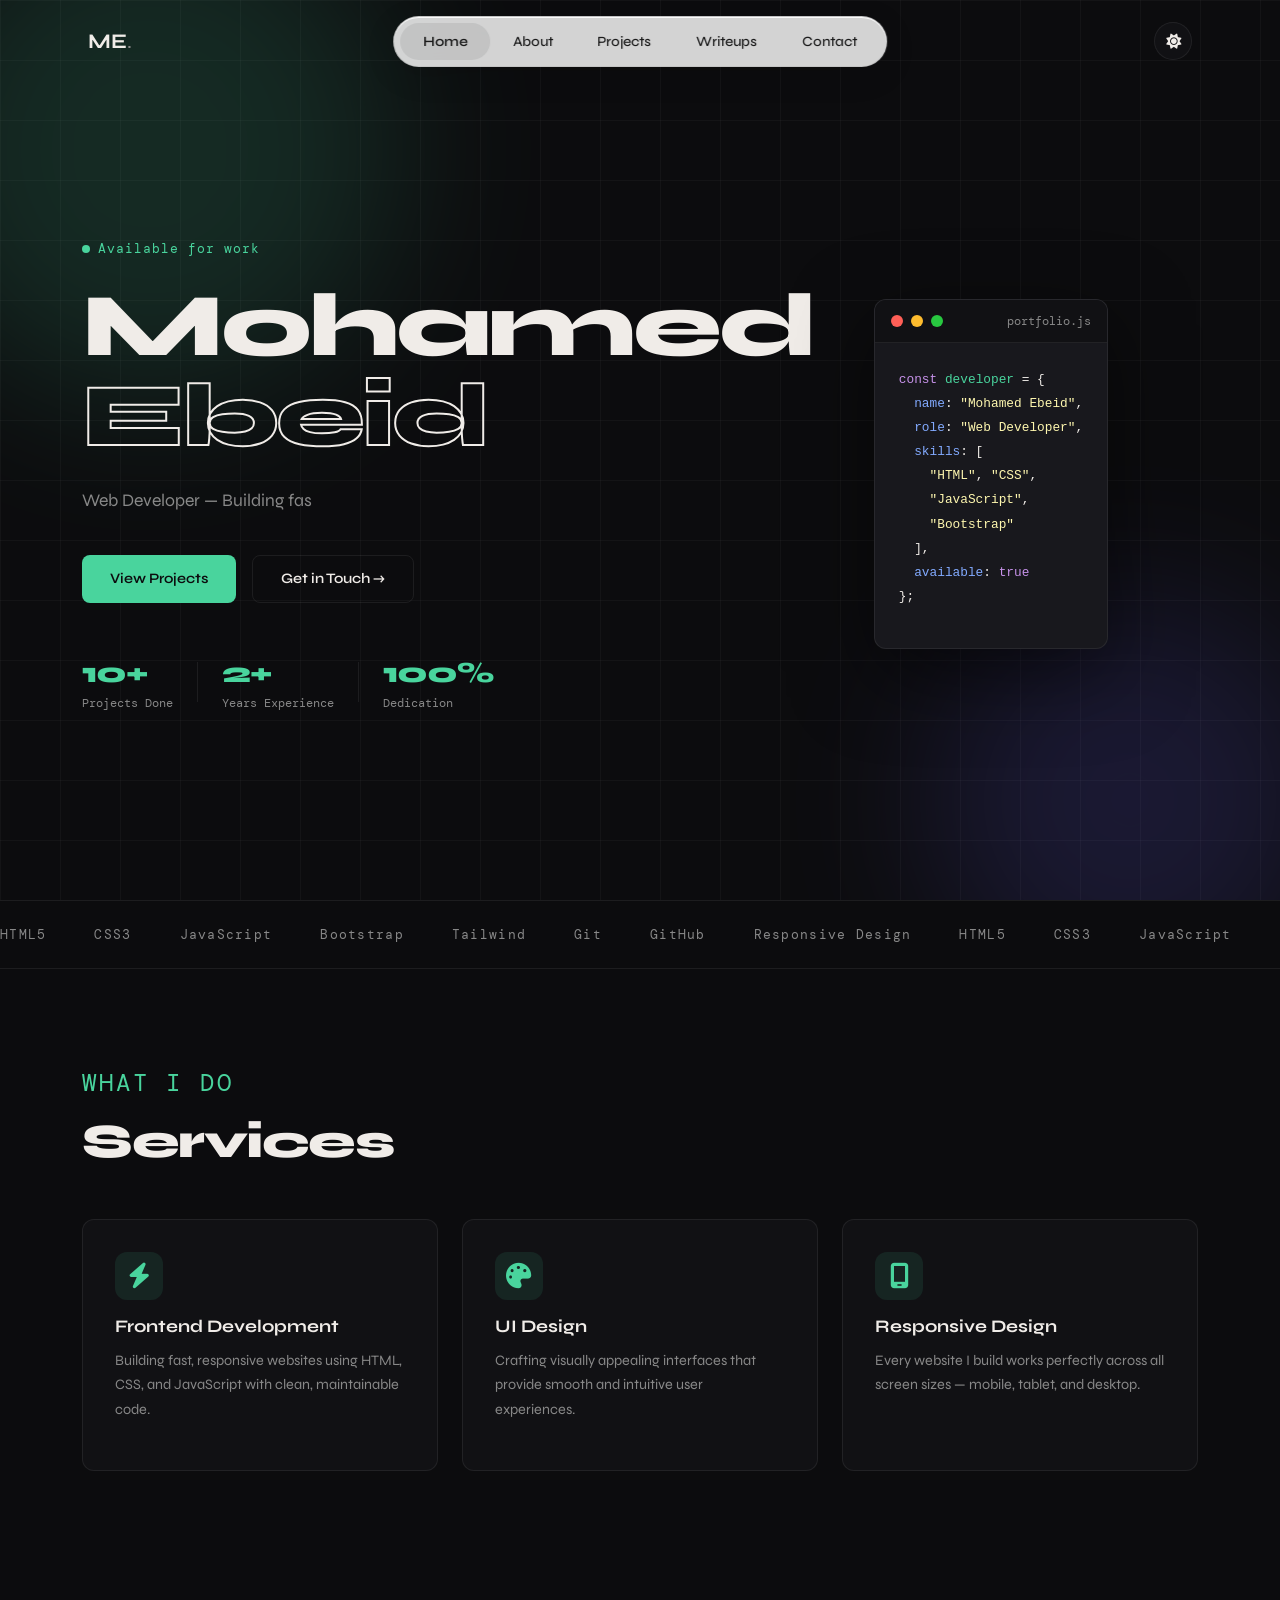
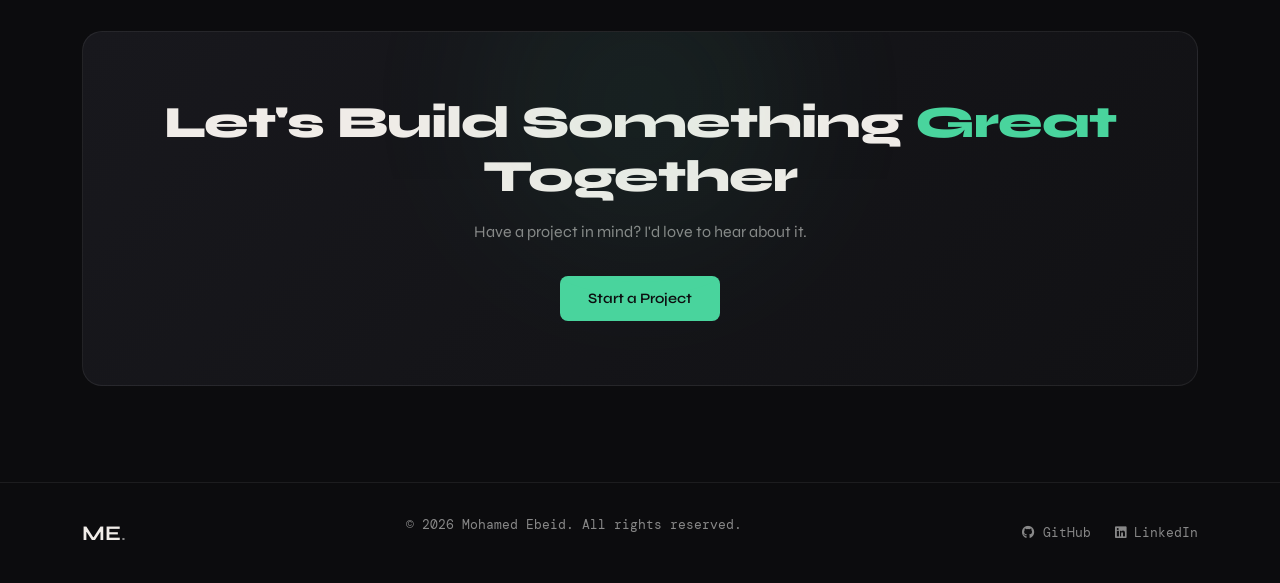
<file: index.html>
<!DOCTYPE html>
<html lang="en">
<head>
  <meta charset="UTF-8" />
  <meta name="viewport" content="width=device-width, initial-scale=1.0"/>
  <title>Mohamed Ebeid — Web Developer</title>
  <link rel="stylesheet" href="https://cdn.jsdelivr.net/npm/bootstrap@5.3.3/dist/css/bootstrap.min.css"/>
  <link rel="stylesheet" href="https://cdnjs.cloudflare.com/ajax/libs/font-awesome/6.5.0/css/all.min.css"/>
  <link href="https://fonts.googleapis.com/css2?family=Syne:wght@400;600;700;800&family=DM+Mono:wght@300;400;500&display=swap" rel="stylesheet"/>
  <link rel="stylesheet" href="style.css"/>
</head>
<body>

<nav id="navbar">
  <div class="nav-inner">
    <a href="index.html" class="logo">ME<span class="dot">.</span></a>
    <ul class="nav-links" id="navLinks">
      <li><a href="index.html" class="active">Home</a></li>
      <li><a href="about.html">About</a></li>
      <li><a href="projects.html">Projects</a></li>
      <li><a href="writeups.html">Writeups</a></li>
      <li><a href="contact.html">Contact</a></li>
    </ul>
    <button id="themeToggle" aria-label="Toggle theme"><i class="fa-solid fa-sun"></i></button>
    <button class="menu-toggle" id="menuToggle" aria-label="Toggle menu">
      <span></span><span></span><span></span>
    </button>
  </div>
</nav>

<section class="hero">
  <div class="hero-bg">
    <div class="grid-lines"></div>
    <div class="glow glow-1"></div>
    <div class="glow glow-2"></div>
  </div>
  <div class="container">
    <div class="row align-items-center g-5">
      <div class="col-lg-6 hero-content">
        <p class="hero-tag"><span class="tag-dot"></span> Available for work</p>
        <h1 class="hero-title">
          Mohamed<br/>
          <span class="outline-text">Ebeid</span>
        </h1>
        <p class="hero-sub">Web Developer — Building fast, clean & modern digital experiences.</p>
        <div class="hero-btns d-flex flex-wrap gap-3 mb-5">
          <a href="projects.html" class="btn btn-primary">View Projects</a>
          <a href="contact.html" class="btn btn-ghost">Get in Touch →</a>
        </div>
        <div class="hero-stats d-flex align-items-center gap-4">
          <div class="stat">
            <span class="stat-num">10+</span>
            <span class="stat-label">Projects Done</span>
          </div>
          <div class="stat-divider"></div>
          <div class="stat">
            <span class="stat-num">2+</span>
            <span class="stat-label">Years Experience</span>
          </div>
          <div class="stat-divider"></div>
          <div class="stat">
            <span class="stat-num">100%</span>
            <span class="stat-label">Dedication</span>
          </div>
        </div>
      </div>
      <div class="col-lg-6 hero-visual d-none d-lg-flex justify-content-center">
        <div class="code-card">
          <div class="card-top">
            <span class="dot red"></span><span class="dot yellow"></span><span class="dot green"></span>
            <span class="card-title">portfolio.js</span>
          </div>
          <pre class="card-code"><code><span class="c-purple">const</span> <span class="c-green">developer</span> = {
  <span class="c-blue">name</span>: <span class="c-yellow">"Mohamed Ebeid"</span>,
  <span class="c-blue">role</span>: <span class="c-yellow">"Web Developer"</span>,
  <span class="c-blue">skills</span>: [
    <span class="c-yellow">"HTML"</span>, <span class="c-yellow">"CSS"</span>,
    <span class="c-yellow">"JavaScript"</span>,
    <span class="c-yellow">"Bootstrap"</span>
  ],
  <span class="c-blue">available</span>: <span class="c-purple">true</span>
};</code></pre>
        </div>
      </div>
    </div>
  </div>
</section>

<section class="skills-strip">
  <div class="strip-inner">
    <div class="strip-track">
      <span>HTML5</span><span>CSS3</span><span>JavaScript</span><span>Bootstrap</span><span>Tailwind</span><span>Git</span><span>GitHub</span><span>Responsive Design</span><span>HTML5</span><span>CSS3</span><span>JavaScript</span><span>Bootstrap</span><span>Tailwind</span><span>Git</span><span>GitHub</span><span>Responsive Design</span>
    </div>
  </div>
</section>

<section class="services section-pad">
  <div class="container">
    <p class="section-tag">What I Do</p>
    <h2 class="section-title">Services</h2>
    <div class="row g-4">
      <div class="col-md-4">
        <div class="service-card h-100">
          <div class="service-icon"><i class="fa-solid fa-bolt"></i></div>
          <h3>Frontend Development</h3>
          <p>Building fast, responsive websites using HTML, CSS, and JavaScript with clean, maintainable code.</p>
        </div>
      </div>
      <div class="col-md-4">
        <div class="service-card h-100">
          <div class="service-icon"><i class="fa-solid fa-palette"></i></div>
          <h3>UI Design</h3>
          <p>Crafting visually appealing interfaces that provide smooth and intuitive user experiences.</p>
        </div>
      </div>
      <div class="col-md-4">
        <div class="service-card h-100">
          <div class="service-icon"><i class="fa-solid fa-mobile-screen"></i></div>
          <h3>Responsive Design</h3>
          <p>Every website I build works perfectly across all screen sizes — mobile, tablet, and desktop.</p>
        </div>
      </div>
    </div>
  </div>
</section>

<section class="cta-section">
  <div class="container">
    <div class="cta-box text-center">
      <h2>Let's Build Something <span class="accent">Great</span> Together</h2>
      <p>Have a project in mind? I'd love to hear about it.</p>
      <a href="contact.html" class="btn btn-primary">Start a Project</a>
    </div>
  </div>
</section>

<footer>
  <div class="container footer-inner">
    <span class="logo">ME<span class="dot">.</span></span>
    <p>© 2026 Mohamed Ebeid. All rights reserved.</p>
    <div class="social-links">
      <a href="https://github.com/mohamedebeid77" target="_blank"><i class="fa-brands fa-github"></i> GitHub</a>
      <a href="https://www.linkedin.com/in/mohamed-ebeid-307400301/" target="_blank"><i class="fa-brands fa-linkedin"></i> LinkedIn</a>
    </div>
  </div>
</footer>

<button class="back-top" id="backTop" aria-label="Back to top">↑</button>

<script src="https://cdn.jsdelivr.net/npm/bootstrap@5.3.3/dist/js/bootstrap.bundle.min.js"></script>
<script src="main.js"></script>
</body>
</html>
</file>
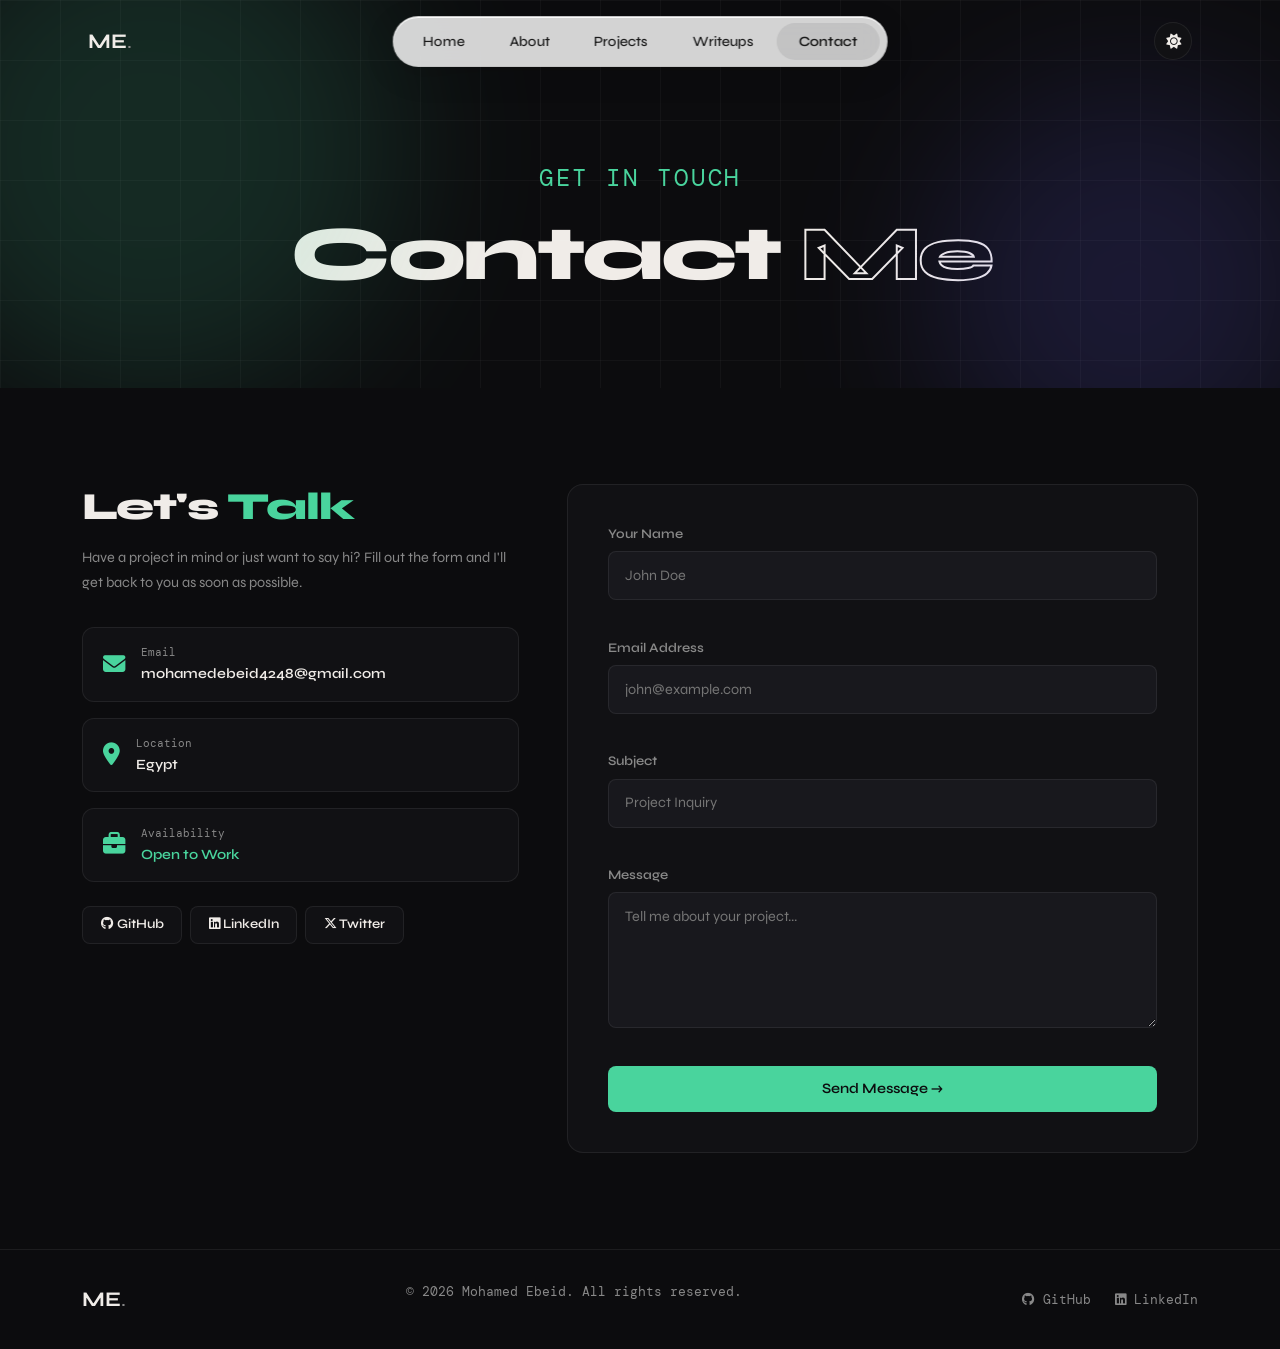
<file: contact.html>
<!DOCTYPE html>
<html lang="en">
<head>
  <meta charset="UTF-8"/>
  <meta name="viewport" content="width=device-width, initial-scale=1.0"/>
  <title>Contact — Mohamed Ebeid</title>
  <link rel="stylesheet" href="https://cdn.jsdelivr.net/npm/bootstrap@5.3.3/dist/css/bootstrap.min.css"/>
  <link rel="stylesheet" href="https://cdnjs.cloudflare.com/ajax/libs/font-awesome/6.5.0/css/all.min.css"/>
  <link href="https://fonts.googleapis.com/css2?family=Syne:wght@400;600;700;800&family=DM+Mono:wght@300;400;500&display=swap" rel="stylesheet"/>
  <link rel="stylesheet" href="style.css"/>
</head>
<body>

<nav id="navbar">
  <div class="nav-inner">
    <a href="index.html" class="logo">ME<span class="dot">.</span></a>
    <ul class="nav-links" id="navLinks">
      <li><a href="index.html">Home</a></li>
      <li><a href="about.html">About</a></li>
      <li><a href="projects.html">Projects</a></li>
      <li><a href="writeups.html">Writeups</a></li>
      <li><a href="contact.html" class="active">Contact</a></li>
    </ul>
    <button id="themeToggle" aria-label="Toggle theme"><i class="fa-solid fa-sun"></i></button>
    <button class="menu-toggle" id="menuToggle" aria-label="Toggle menu">
      <span></span><span></span><span></span>
    </button>
  </div>
</nav>

<section class="page-header">
  <div class="hero-bg">
    <div class="grid-lines"></div>
    <div class="glow glow-1"></div>
    <div class="glow glow-2"></div>
  </div>
  <div class="container">
    <p class="section-tag">Get In Touch</p>
    <h1 class="page-title">Contact <span class="outline-text">Me</span></h1>
  </div>
</section>

<section class="contact-section section-pad">
  <div class="container">
    <div class="row g-5 align-items-start">

      <div class="col-lg-5 contact-info">
        <h2>Let's <span class="accent">Talk</span></h2>
        <p>Have a project in mind or just want to say hi? Fill out the form and I'll get back to you as soon as possible.</p>
        <div class="contact-cards d-flex flex-column gap-3 mb-4">
          <div class="contact-card">
            <div class="cc-icon"><i class="fa-solid fa-envelope"></i></div>
            <div>
              <span class="cc-label">Email</span>
              <span class="cc-val">mohamedebeid4248@gmail.com</span>
            </div>
          </div>
          <div class="contact-card">
            <div class="cc-icon"><i class="fa-solid fa-location-dot"></i></div>
            <div>
              <span class="cc-label">Location</span>
              <span class="cc-val">Egypt</span>
            </div>
          </div>
          <div class="contact-card">
            <div class="cc-icon"><i class="fa-solid fa-briefcase"></i></div>
            <div>
              <span class="cc-label">Availability</span>
              <span class="cc-val available">Open to Work</span>
            </div>
          </div>
        </div>
        <div class="social-row d-flex gap-2">
          <a href="https://github.com/mohamedebeid77" target="_blank"  class="social-btn" ><i class="fa-brands fa-github"></i> GitHub</a>
          <a href="https://www.linkedin.com/in/mohamed-ebeid-307400301/" target="_blank" class="social-btn"><i class="fa-brands fa-linkedin"></i> LinkedIn</a>
          <a href="#" class="social-btn"><i class="fa-brands fa-x-twitter"></i> Twitter</a>
        </div>
      </div>

      <div class="col-lg-7">
        <div class="contact-form-wrap">
          <form id="contactForm" novalidate>
            <div class="form-group">
              <label for="name">Your Name</label>
              <input type="text" id="name" name="name" placeholder="John Doe" autocomplete="off"/>
              <span class="field-err" id="nameErr"></span>
            </div>
            <div class="form-group">
              <label for="email">Email Address</label>
              <input type="email" id="email" name="email" placeholder="john@example.com" autocomplete="off"/>
              <span class="field-err" id="emailErr"></span>
            </div>
            <div class="form-group">
              <label for="subject">Subject</label>
              <input type="text" id="subject" name="subject" placeholder="Project Inquiry" autocomplete="off"/>
              <span class="field-err" id="subjectErr"></span>
            </div>
            <div class="form-group">
              <label for="message">Message</label>
              <textarea id="message" name="message" rows="5" placeholder="Tell me about your project..."></textarea>
              <span class="field-err" id="messageErr"></span>
            </div>
            <button type="submit" class="btn btn-primary btn-full">Send Message →</button>
            <div id="successMsg" class="success-msg hidden">✓ Message sent successfully! I'll get back to you soon.</div>
          </form>
        </div>
      </div>

    </div>
  </div>
</section>

<footer>
  <div class="container footer-inner">
    <span class="logo">ME<span class="dot">.</span></span>
    <p>© 2026 Mohamed Ebeid. All rights reserved.</p>
    <div class="social-links">
      <a href="https://github.com/mohamedebeid77" target="_blank"><i class="fa-brands fa-github"></i> GitHub</a>
      <a href="https://www.linkedin.com/in/mohamed-ebeid-307400301/" target="_blank"><i class="fa-brands fa-linkedin"></i> LinkedIn</a>
    </div>
  </div>
</footer>

<button class="back-top" id="backTop" aria-label="Back to top">↑</button>
<script src="https://cdn.jsdelivr.net/npm/bootstrap@5.3.3/dist/js/bootstrap.bundle.min.js"></script>
<script src="main.js"></script>
</body>
</html>
</file>
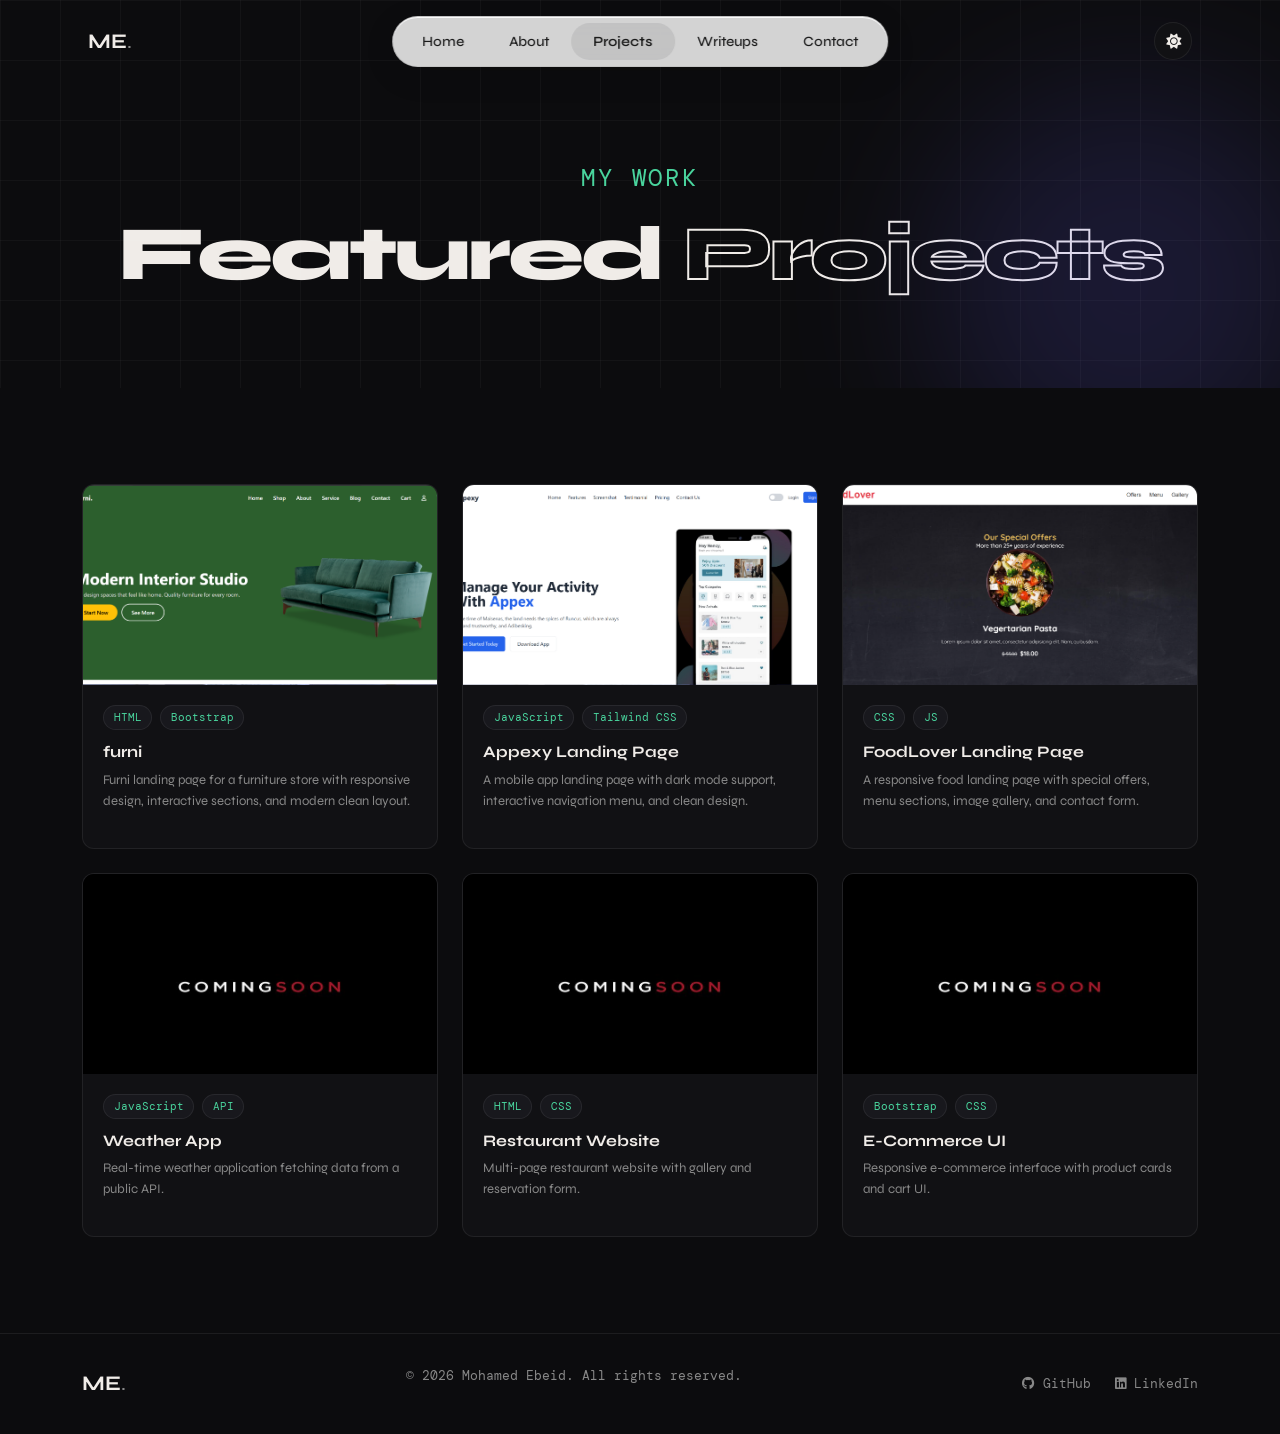
<file: projects.html>
<!DOCTYPE html>
<html lang="en">
<head>
  <meta charset="UTF-8"/>
  <meta name="viewport" content="width=device-width, initial-scale=1.0"/>
  <title>Projects — Mohamed Ebeid</title>
  <link rel="stylesheet" href="https://cdn.jsdelivr.net/npm/bootstrap@5.3.3/dist/css/bootstrap.min.css"/>
  <link rel="stylesheet" href="https://cdnjs.cloudflare.com/ajax/libs/font-awesome/6.5.0/css/all.min.css"/>
  <link href="https://fonts.googleapis.com/css2?family=Syne:wght@400;600;700;800&family=DM+Mono:wght@300;400;500&display=swap" rel="stylesheet"/>
  <link rel="stylesheet" href="style.css"/>
</head>
<body>

<nav id="navbar">
  <div class="nav-inner">
    <a href="index.html" class="logo">ME<span class="dot">.</span></a>
    <ul class="nav-links" id="navLinks">
      <li><a href="index.html">Home</a></li>
      <li><a href="about.html">About</a></li>
      <li><a href="projects.html" class="active">Projects</a></li>
      <li><a href="writeups.html">Writeups</a></li>
      <li><a href="contact.html">Contact</a></li>
    </ul>
    <button id="themeToggle" aria-label="Toggle theme"><i class="fa-solid fa-sun"></i></button>
    <button class="menu-toggle" id="menuToggle" aria-label="Toggle menu">
      <span></span><span></span><span></span>
    </button>
  </div>
</nav>

<section class="page-header">
  <div class="hero-bg">
    <div class="grid-lines"></div>
    <div class="glow glow-2"></div>
  </div>
  <div class="container">
    <p class="section-tag">My Work</p>
    <h1 class="page-title">Featured <span class="outline-text">Projects</span></h1>
  </div>
</section>

<section class="projects-section section-pad">
  <div class="container">
    <div class="row g-4" id="projectsGrid">

      <div class="col-md-6 col-lg-4" data-cat="html">
        <div class="project-card">
          <div class="project-img">
            <div class="img-placeholder p1"><img src="Capture.PNG" alt=""></div>
            <div class="project-overlay">
              <a href="https://mohamedebeid77.github.io/furni/" target="_blank" class="btn btn-sm">Live Demo</a>
              <a href="https://mohamedebeid77.github.io/furni/" target="_blank" class="btn btn-sm btn-ghost">GitHub</a>
            </div>
          </div>
          <div class="project-info">
            <div class="project-tags"><span>HTML</span><span>Bootstrap</span></div>
            <h3>furni</h3>
            <p>Furni landing page for a furniture store with responsive design, interactive sections, and modern clean layout.</p>
          </div>
        </div>
      </div>

      <div class="col-md-6 col-lg-4" data-cat="js">
        <div class="project-card">
          <div class="project-img">
            <div class="img-placeholder p2"><img src="Capture1.PNG" alt=""></div>
            <div class="project-overlay">
              <a href="https://mohamedebeid77.github.io/Appexy/" target="_blank" class="btn btn-sm">Live Demo</a>
              <a href="https://mohamedebeid77.github.io/Appexy/" target="_blank" class="btn btn-sm btn-ghost">GitHub</a>
            </div>
          </div>
          <div class="project-info">
            <div class="project-tags"><span>JavaScript</span><span>Tailwind CSS</span></div>
            <h3>Appexy Landing Page</h3>
            <p>A mobile app landing page with dark mode support, interactive navigation menu, and clean design.</p>
          </div>
        </div>
      </div>

      <div class="col-md-6 col-lg-4" data-cat="bootstrap">
        <div class="project-card">
          <div class="project-img">
            <div class="img-placeholder p3"><img src="Capture2.PNG" alt=""></div>
            <div class="project-overlay">
              <a href="https://mohamedebeid77.github.io/FoodLover/" target="_blank" class="btn btn-sm">Live Demo</a>
              <a href="https://mohamedebeid77.github.io/FoodLover/" target="_blank" class="btn btn-sm btn-ghost">GitHub</a>
            </div>
          </div>
          <div class="project-info">
            <div class="project-tags"><span>CSS</span><span>JS</span></div>
            <h3>FoodLover Landing Page</h3>
            <p>A responsive food landing page with special offers, menu sections, image gallery, and contact form.</p>
          </div>
        </div>
      </div>

      <div class="col-md-6 col-lg-4" data-cat="js">
        <div class="project-card">
          <div class="project-img">
            <div class="img-placeholder p4"><img src="download (14).jfif" alt=""></div>
            <div class="project-overlay">
              <a href="#" class="btn btn-sm">Live Demo</a>
              <a href="#" class="btn btn-sm btn-ghost">GitHub</a>
            </div>
          </div>
          <div class="project-info">
            <div class="project-tags"><span>JavaScript</span><span>API</span></div>
            <h3>Weather App</h3>
            <p>Real-time weather application fetching data from a public API.</p>
          </div>
        </div>
      </div>

      <div class="col-md-6 col-lg-4" data-cat="html">
        <div class="project-card">
          <div class="project-img">
            <div class="img-placeholder p5"><img src="download (14).jfif" alt=""></div>
            <div class="project-overlay">
              <a href="#" class="btn btn-sm">Live Demo</a>
              <a href="#" class="btn btn-sm btn-ghost">GitHub</a>
            </div>
          </div>
          <div class="project-info">
            <div class="project-tags"><span>HTML</span><span>CSS</span></div>
            <h3>Restaurant Website</h3>
            <p>Multi-page restaurant website with gallery and reservation form.</p>
          </div>
        </div>
      </div>

      <div class="col-md-6 col-lg-4" data-cat="bootstrap">
        <div class="project-card">
          <div class="project-img">
            <div class="img-placeholder p6"><img src="download (14).jfif" alt=""></div>
            <div class="project-overlay">
              <a href="#" class="btn btn-sm">Live Demo</a>
              <a href="#" class="btn btn-sm btn-ghost">GitHub</a>
            </div>
          </div>
          <div class="project-info">
            <div class="project-tags"><span>Bootstrap</span><span>CSS</span></div>
            <h3>E-Commerce UI</h3>
            <p>Responsive e-commerce interface with product cards and cart UI.</p>
          </div>
        </div>
      </div>

    </div>
  </div>
</section>

<footer>
  <div class="container footer-inner">
    <span class="logo">ME<span class="dot">.</span></span>
    <p>© 2026 Mohamed Ebeid. All rights reserved.</p>
    <div class="social-links">
      <a href="https://github.com/mohamedebeid77" target="_blank"><i class="fa-brands fa-github"></i> GitHub</a>
      <a href="https://www.linkedin.com/in/mohamed-ebeid-307400301/" target="_blank"><i class="fa-brands fa-linkedin"></i> LinkedIn</a>
    </div>
  </div>
</footer>

<button class="back-top" id="backTop" aria-label="Back to top">↑</button>
<script src="https://cdn.jsdelivr.net/npm/bootstrap@5.3.3/dist/js/bootstrap.bundle.min.js"></script>
<script src="main.js"></script>
</body>
</html>
</file>
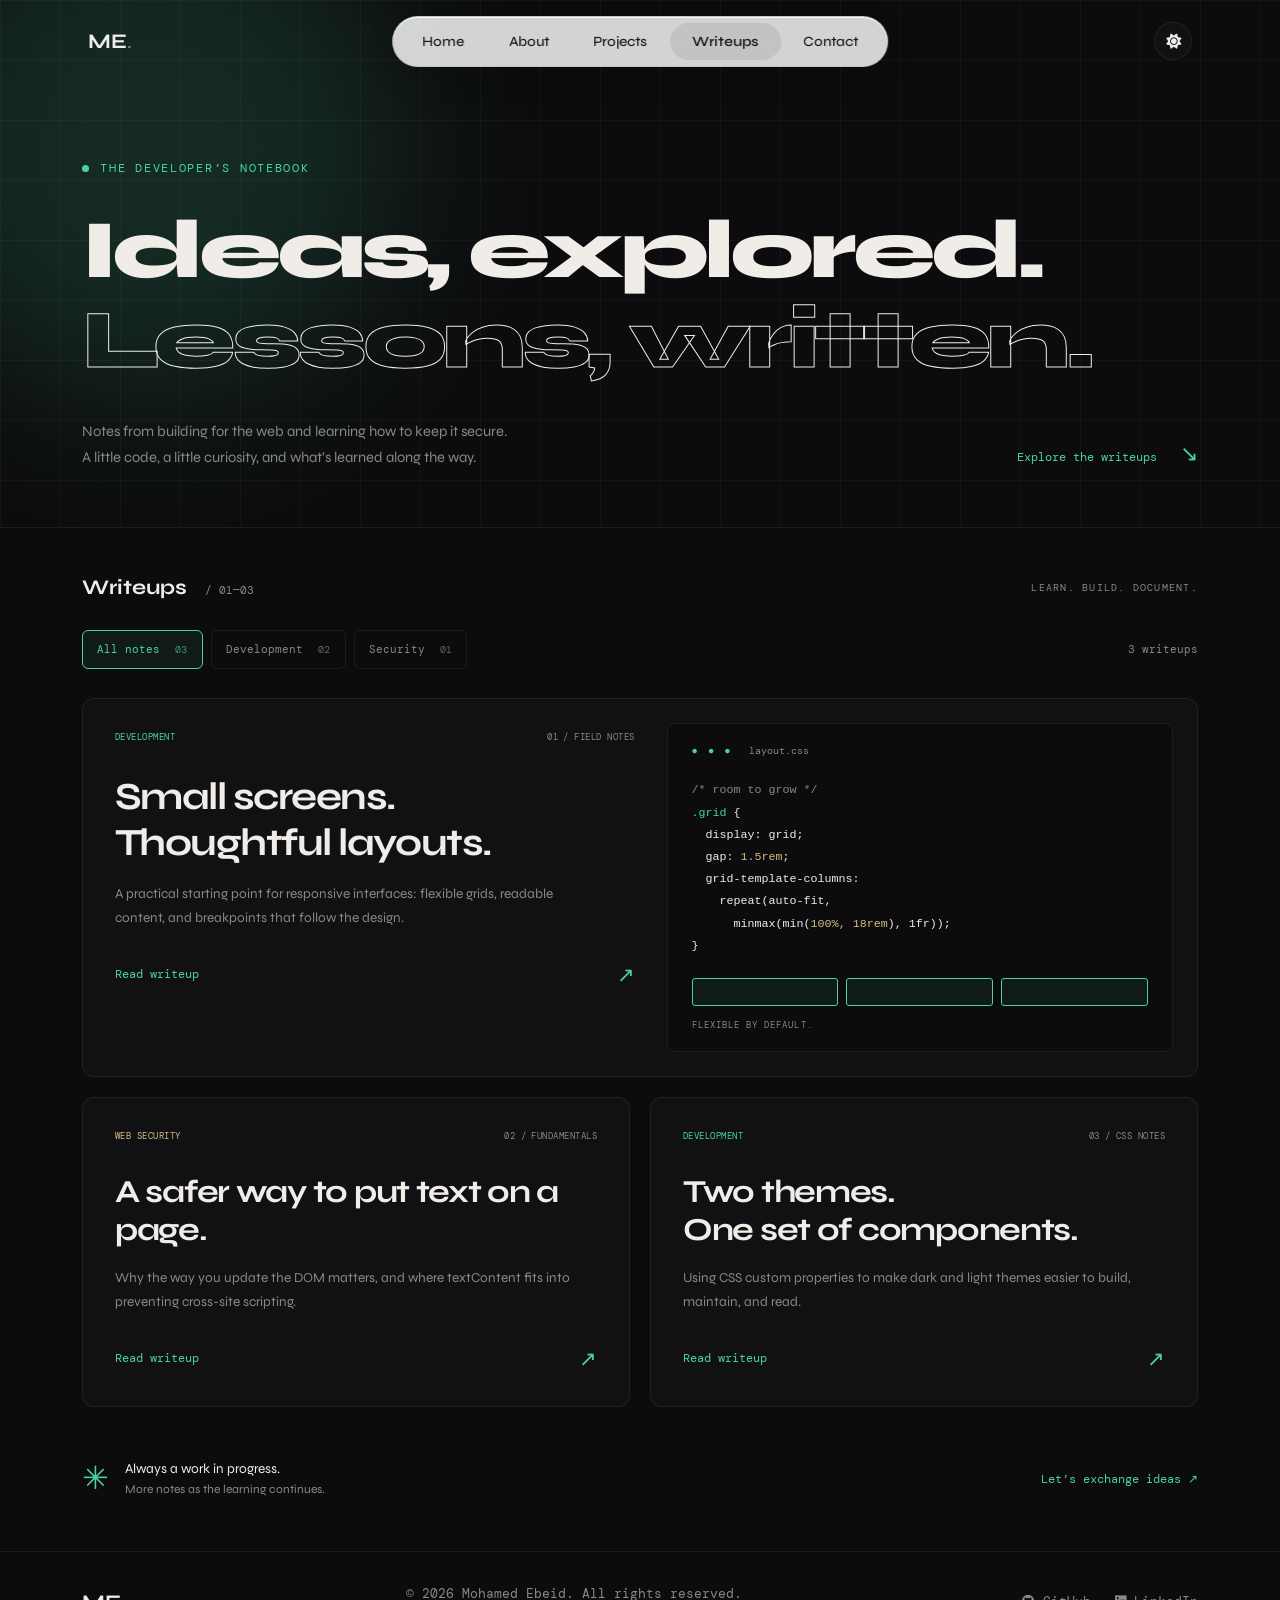
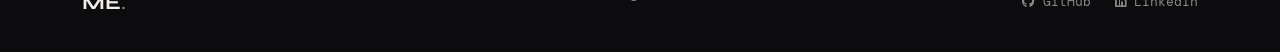
<file: writeups.html>
<!DOCTYPE html>
<html lang="en">
<head>
  <meta charset="UTF-8"/>
  <meta name="viewport" content="width=device-width, initial-scale=1.0"/>
  <title>Writeups — Mohamed Ebeid</title>
  <link rel="stylesheet" href="https://cdn.jsdelivr.net/npm/bootstrap@5.3.3/dist/css/bootstrap.min.css"/>
  <link rel="stylesheet" href="https://cdnjs.cloudflare.com/ajax/libs/font-awesome/6.5.0/css/all.min.css"/>
  <link href="https://fonts.googleapis.com/css2?family=Syne:wght@400;600;700;800&family=DM+Mono:wght@300;400;500&display=swap" rel="stylesheet"/>
  <meta name="description" content="Practical notes on frontend development, responsive design, and web security by Mohamed Ebeid."/>
  <link rel="stylesheet" href="style.css"/>
  <link rel="stylesheet" href="writeups.css"/>
</head>
<body class="writeups-page">

<nav id="navbar">
  <div class="nav-inner">
    <a href="index.html" class="logo">ME<span class="dot">.</span></a>
    <ul class="nav-links" id="navLinks">
      <li><a href="index.html">Home</a></li>
      <li><a href="about.html">About</a></li>
      <li><a href="projects.html">Projects</a></li>
      <li><a href="writeups.html" class="active" aria-current="page">Writeups</a></li>
      <li><a href="contact.html">Contact</a></li>
    </ul>
    <button id="themeToggle" aria-label="Toggle theme"><i class="fa-solid fa-sun"></i></button>
    <button class="menu-toggle" id="menuToggle" aria-label="Toggle menu" aria-controls="navLinks" aria-expanded="false">
      <span></span><span></span><span></span>
    </button>
  </div>
</nav>

<main id="main-content">
  <header class="notebook-header">
    <div class="hero-bg" aria-hidden="true"><div class="grid-lines"></div><div class="glow glow-1"></div></div>
    <div class="container notebook-intro">
      <p class="notebook-eyebrow"><span></span> THE DEVELOPER’S NOTEBOOK</p>
      <h1>Ideas, explored.<br/><span class="outline-text">Lessons, written.</span></h1>
      <div class="notebook-intro-bottom">
        <p>Notes from building for the web and learning how to keep it secure.<br class="d-none d-md-block"/> A little code, a little curiosity, and what’s learned along the way.</p>
        <a class="notebook-jump" href="#writeups">Explore the writeups <span aria-hidden="true">↘</span></a>
      </div>
    </div>
  </header>

  <section class="notebook-section container" id="writeups" aria-labelledby="writeups-heading">
    <div class="notebook-section-heading">
      <h2 id="writeups-heading">Writeups <span> / 01—03</span></h2>
      <span class="notebook-small">LEARN. BUILD. DOCUMENT.</span>
    </div>
    <div class="notebook-toolbar" hidden>
      <div class="notebook-filters" role="group" aria-label="Filter writeups by topic">
        <button type="button" class="selected" data-topic="all" aria-pressed="true">All notes <span>03</span></button>
        <button type="button" data-topic="development" aria-pressed="false">Development <span>02</span></button>
        <button type="button" data-topic="security" aria-pressed="false">Security <span>01</span></button>
      </div>
      <p id="writeup-count" role="status" aria-live="polite">3 writeups</p>
    </div>

    <div class="notebook-grid">
      <article class="note-card note-featured" data-topic="development">
        <details id="responsive-layouts">
          <summary>
            <div class="note-preview">
              <div class="note-meta"><span class="note-category">DEVELOPMENT</span><span>01 / FIELD NOTES</span></div>
              <h3>Small screens.<br/>Thoughtful layouts.</h3>
              <p>A practical starting point for responsive interfaces: flexible grids, readable content, and breakpoints that follow the design.</p>
              <span class="note-read">Read writeup <span aria-hidden="true">↗</span></span>
            </div>
            <div class="note-code-art" aria-hidden="true">
              <div class="note-code-bar"><span>● ● ●</span> layout.css</div>
              <pre><span class="code-comment">/* room to grow */</span>
<span class="code-green">.grid</span> {
  display: grid;
  gap: <span class="code-yellow">1.5rem</span>;
  grid-template-columns:
    repeat(auto-fit,
      minmax(min(<span class="code-yellow">100%, 18rem</span>), 1fr));
}</pre>
              <div class="note-mini-grid"><span></span><span></span><span></span></div>
              <span class="note-code-caption">FLEXIBLE BY DEFAULT.</span>
            </div>
          </summary>
          <div class="note-body">
            <h4>Start with the smallest layout</h4>
            <p>Keep the first version in a single column. Set a comfortable line height, let images shrink with <code>max-width: 100%</code>, and avoid fixed widths on content containers. A layout that works at 320px is a useful baseline.</p>
            <h4>Let content decide the columns</h4>
            <p>CSS Grid can add columns when there is enough room. The inner <code>min()</code> in this example lets a card fit containers narrower than 18rem, while <code>1fr</code> shares the remaining space.</p>
            <pre><code>.grid {
  display: grid;
  gap: 1.5rem;
  grid-template-columns:
    repeat(auto-fit, minmax(min(100%, 18rem), 1fr));
}</code></pre>
            <h4>Check the spaces between devices</h4>
            <p>Resize slowly instead of checking only phone and desktop presets. Watch for long headings, crowded navigation, and horizontal scrolling. Add a breakpoint where the content needs it.</p>
            <a href="https://developer.mozilla.org/en-US/docs/Learn_web_development/Core/CSS_layout/Responsive_Design">Further reading: responsive design on MDN ↗</a>
          </div>
        </details>
      </article>

      <article class="note-card" data-topic="security">
        <details id="safer-dom-updates">
          <summary>
            <div class="note-preview">
              <div class="note-meta"><span class="note-category security-category">WEB SECURITY</span><span>02 / FUNDAMENTALS</span></div>
              <h3>A safer way to put text on a page.</h3>
              <p>Why the way you update the DOM matters, and where textContent fits into preventing cross-site scripting.</p>
              <span class="note-read">Read writeup <span aria-hidden="true">↗</span></span>
            </div>
          </summary>
          <div class="note-body">
            <h4>Keep plain text as plain text</h4>
            <p>When displaying a name, a search query, or another untrusted string, use <code>textContent</code>. It inserts text without asking the browser to interpret it as HTML.</p>
            <pre><code>const greeting = document.querySelector('#greeting');
greeting.textContent = `Hello, ${displayName}`;</code></pre>
            <h4>Know the boundary</h4>
            <p>Assigning untrusted content to <code>innerHTML</code> can introduce cross-site scripting (XSS). If a feature requires rich HTML, use a maintained HTML sanitizer and a carefully chosen allowlist. Regular expressions are not a substitute for sanitization.</p>
            <p><code>textContent</code> protects this text insertion point. URL attributes, server-rendered templates, and other contexts need their own validation and encoding. A Content Security Policy can add another layer of defense.</p>
            <a href="https://cheatsheetseries.owasp.org/cheatsheets/DOM_based_XSS_Prevention_Cheat_Sheet.html">Further reading: OWASP DOM XSS prevention ↗</a>
          </div>
        </details>
      </article>

      <article class="note-card" data-topic="development">
        <details id="theme-tokens">
          <summary>
            <div class="note-preview">
              <div class="note-meta"><span class="note-category">DEVELOPMENT</span><span>03 / CSS NOTES</span></div>
              <h3>Two themes.<br/>One set of components.</h3>
              <p>Using CSS custom properties to make dark and light themes easier to build, maintain, and read.</p>
              <span class="note-read">Read writeup <span aria-hidden="true">↗</span></span>
            </div>
          </summary>
          <div class="note-body">
            <h4>Name colors by their role</h4>
            <p>Tokens such as <code>--surface</code> and <code>--text</code> describe what a color does. Components use those tokens, and a theme changes their values in one place.</p>
            <pre><code>:root {
  --surface: #111114;
  --text: #f0ece8;
}
.light-mode {
  --surface: #efefec;
  --text: #111114;
}
.card {
  background: var(--surface);
  color: var(--text);
}</code></pre>
            <h4>Test the whole interface</h4>
            <p>Switch themes while checking body text, borders, code blocks, hover states, and keyboard focus. A bright accent that works on a dark surface may need a darker value on a light surface to stay readable.</p>
            <p>Remember a visitor’s choice where storage is available, and consider their system color preference when they have not chosen a theme yet.</p>
            <a href="https://developer.mozilla.org/en-US/docs/Web/CSS/Using_CSS_custom_properties">Further reading: CSS custom properties on MDN ↗</a>
          </div>
        </details>
      </article>
    </div>
    <div class="notebook-end"><span aria-hidden="true">✳</span><p>Always a work in progress.<br/><span>More notes as the learning continues.</span></p><a href="contact.html">Let’s exchange ideas ↗</a></div>
  </section>
</main>

<footer>
  <div class="container footer-inner">
    <span class="logo">ME<span class="dot">.</span></span>
    <p>© 2026 Mohamed Ebeid. All rights reserved.</p>
    <div class="social-links">
      <a href="https://github.com/mohamedebeid77" target="_blank"><i class="fa-brands fa-github"></i> GitHub</a>
      <a href="https://www.linkedin.com/in/mohamed-ebeid-307400301/" target="_blank"><i class="fa-brands fa-linkedin"></i> LinkedIn</a>
    </div>
  </div>
</footer>

<button class="back-top" id="backTop" aria-label="Back to top">↑</button>
<script src="https://cdn.jsdelivr.net/npm/bootstrap@5.3.3/dist/js/bootstrap.bundle.min.js"></script>
<script src="main.js"></script>
<script src="writeups.js"></script>
</body>
</html>
</file>
<file: style.css>
@import url("https://fonts.googleapis.com/css2?family=Syne:wght@400;600;700;800&family=DM+Mono:wght@300;400;500&display=swap");

:root {
  --bg: #0c0c0e;
  --bg2: #111114;
  --bg3: #18181d;
  --border: rgba(255, 255, 255, 0.07);
  --text: #f0ece8;
  --muted: #888;
  --accent: #49d49d;
  --accent2: #fef7af;
  --font-head: "Syne", sans-serif;
  --font-mono: "DM Mono", monospace;
}

*,
*::before,
*::after {
  box-sizing: border-box;
}
html {
  scroll-behavior: smooth;
}
body {
  background: var(--bg);
  color: var(--text);
  font-family: var(--font-head);
  overflow-x: hidden;
}
a {
  color: inherit;
  text-decoration: none;
}
ul {
  list-style: none;
  padding: 0;
  margin: 0;
}

.section-pad {
  padding: 6rem 0;
}
.accent {
  color: var(--accent);
}
.outline-text {
  -webkit-text-stroke: 2px var(--text);
  color: transparent;
}
.hidden {
  display: none;
}

/* NAV */
#navbar {
  position: fixed;
  top: 0;
  left: 0;
  right: 0;
  z-index: 100;
  padding: 1.4rem 0;
}
.nav-inner {
  max-width: 1200px;
  margin: 0 auto;
  padding: 0 3rem;
  display: flex;
  align-items: center;
  justify-content: space-between;
  position: relative;
}
.logo {
  font-size: 1.3rem;
  font-weight: 700;
  color: var(--text);
}
.logo .dot {
  color: var(--muted);
  font-weight: 400;
}
.nav-links {
  display: flex;
  gap: 0;
  background: rgba(255, 255, 255, 0.82);
  border: 1px solid rgba(0, 0, 0, 0.08);
  border-radius: 100px;
  padding: 0.35rem 0.4rem;
  backdrop-filter: blur(16px);
  box-shadow:
    0 8px 32px rgba(0, 0, 0, 0.12),
    inset 0 1px 0 rgba(255, 255, 255, 0.9);
  position: absolute;
  left: 50%;
  transform: translateX(-50%);
}
.nav-links li a {
  display: block;
  padding: 0.5rem 1.4rem;
  font-size: 0.88rem;
  font-weight: 500;
  color: #1a1a1a;
  border-radius: 100px;
  transition: all 0.3s;
  white-space: nowrap;
}
.nav-links a:hover {
  background: rgba(0, 0, 0, 0.06);
}
.nav-links a.active {
  background: rgba(0, 0, 0, 0.08);
  font-weight: 600;
}
.menu-toggle {
  display: none;
  flex-direction: column;
  gap: 5px;
  background: none;
  border: none;
  cursor: pointer;
  padding: 4px;
}
.menu-toggle span {
  display: block;
  width: 24px;
  height: 2px;
  background: var(--text);
  border-radius: 2px;
  transition: all 0.3s;
}
.menu-toggle.open span:nth-child(1) {
  transform: translateY(7px) rotate(45deg);
}
.menu-toggle.open span:nth-child(2) {
  opacity: 0;
}
.menu-toggle.open span:nth-child(3) {
  transform: translateY(-7px) rotate(-45deg);
}

/* BG EFFECTS */
.hero-bg {
  position: absolute;
  inset: 0;
  overflow: hidden;
  pointer-events: none;
}
.grid-lines {
  position: absolute;
  inset: 0;
  background-image:
    linear-gradient(rgba(255, 255, 255, 0.03) 1px, transparent 1px),
    linear-gradient(90deg, rgba(255, 255, 255, 0.03) 1px, transparent 1px);
  background-size: 60px 60px;
}
.glow {
  position: absolute;
  border-radius: 50%;
  filter: blur(80px);
  opacity: 0.15;
}
.glow-1 {
  width: 500px;
  height: 500px;
  background: var(--accent);
  top: -100px;
  left: -100px;
}
.glow-2 {
  width: 400px;
  height: 400px;
  background: #6c63ff;
  bottom: -100px;
  right: -50px;
}

/* HERO */
.hero {
  position: relative;
  min-height: 100vh;
  display: flex;
  align-items: center;
  padding: 8rem 0 5rem;
  overflow: hidden;
}
.hero-content {
  position: relative;
  z-index: 1;
}
.hero-tag {
  display: inline-flex;
  align-items: center;
  gap: 0.5rem;
  font-family: var(--font-mono);
  font-size: 0.8rem;
  color: var(--accent);
  margin-bottom: 1.5rem;
  letter-spacing: 0.08em;
}
.tag-dot {
  width: 8px;
  height: 8px;
  border-radius: 50%;
  background: var(--accent);
  animation: pulse 2s infinite;
}
.hero-title {
  font-size: clamp(3rem, 7vw, 6rem);
  font-weight: 800;
  line-height: 1;
  letter-spacing: -3px;
  margin-bottom: 1.5rem;
}
.hero-sub {
  font-size: 1.1rem;
  color: var(--muted);
  max-width: 480px;
  margin-bottom: 2.5rem;
  line-height: 1.7;
}
.stat-num {
  display: block;
  font-size: 1.8rem;
  font-weight: 800;
  color: var(--accent);
  letter-spacing: -1px;
}
.stat-label {
  display: block;
  font-size: 0.75rem;
  color: var(--muted);
  font-family: var(--font-mono);
}
.stat-divider {
  width: 1px;
  height: 40px;
  background: var(--border);
}

/* BUTTONS */
.btn {
  display: inline-flex;
  align-items: center;
  gap: 0.5rem;
  padding: 0.75rem 1.75rem;
  border-radius: 8px;
  font-family: var(--font-head);
  font-size: 0.9rem;
  font-weight: 600;
  border: none;
  cursor: pointer;
  transition: all 0.3s;
}
.btn-primary {
  background: var(--accent);
  color: #0c0c0e;
}
.btn-primary:hover {
  background: #3ec98f;
  transform: translateY(-2px);
  box-shadow: 0 8px 24px rgba(73, 212, 157, 0.25);
  color: #0c0c0e;
}
.btn-ghost {
  background: transparent;
  color: var(--text);
  border: 1px solid var(--border);
}
.btn-ghost:hover {
  border-color: var(--accent);
  color: var(--accent);
  transform: translateY(-2px);
}
.btn-sm {
  padding: 0.5rem 1rem;
  font-size: 0.8rem;
}
.btn-full {
  width: 100%;
  justify-content: center;
}

/* CODE CARD */
.hero-visual {
  position: relative;
  z-index: 1;
}
.code-card {
  background: var(--bg3);
  border: 1px solid var(--border);
  border-radius: 12px;
  overflow: hidden;
  max-width: 400px;
  box-shadow: 0 24px 80px rgba(0, 0, 0, 0.5);
  animation: float 4s ease-in-out infinite;
}
.card-top {
  display: flex;
  align-items: center;
  gap: 0.5rem;
  padding: 0.75rem 1rem;
  background: var(--bg2);
  border-bottom: 1px solid var(--border);
}
.card-top .dot {
  width: 12px;
  height: 12px;
  border-radius: 50%;
}
.dot.red {
  background: #ff5f57;
}
.dot.yellow {
  background: #febc2e;
}
.dot.green {
  background: #28c840;
}
.card-title {
  font-family: var(--font-mono);
  font-size: 0.75rem;
  color: var(--muted);
  margin-left: auto;
}
.card-code {
  padding: 1.5rem;
  font-family: var(--font-mono);
  font-size: 0.8rem;
  line-height: 1.8;
  overflow-x: auto;
}
.c-purple {
  color: #c792ea;
}
.c-green {
  color: var(--accent);
}
.c-blue {
  color: #82aaff;
}
.c-yellow {
  color: var(--accent2);
}

/* SKILLS STRIP */
.skills-strip {
  padding: 1.5rem 0;
  border-top: 1px solid var(--border);
  border-bottom: 1px solid var(--border);
  overflow: hidden;
}
.strip-track {
  display: flex;
  gap: 3rem;
  animation: marquee 20s linear infinite;
  width: max-content;
}
.strip-track span {
  font-family: var(--font-mono);
  font-size: 0.8rem;
  color: var(--muted);
  letter-spacing: 0.1em;
  white-space: nowrap;
}

/* SECTIONS */
.section-tag {
  font-family: var(--font-mono);
  font-size: 1.5rem;
  color: var(--accent);
  letter-spacing: 0.12em;
  text-transform: uppercase;
  margin-bottom: 0.75rem;
}
.section-title {
  font-size: clamp(2rem, 4vw, 3rem);
  font-weight: 800;
  letter-spacing: -1.5px;
  margin-bottom: 3rem;
}

/* SERVICE CARDS */
.service-card {
  background: var(--bg2);
  border: 1px solid var(--border);
  border-radius: 12px;
  padding: 2rem;
  transition: all 0.3s;
}
.service-card:hover {
  border-color: var(--accent);
  transform: translateY(-4px);
  box-shadow: 0 16px 40px rgba(73, 212, 157, 0.08);
}
.service-icon {
  font-size: 1.6rem;
  color: var(--accent);
  margin-bottom: 1rem;
  width: 48px;
  height: 48px;
  background: rgba(73, 212, 157, 0.1);
  border-radius: 12px;
  display: flex;
  align-items: center;
  justify-content: center;
}
.service-card h3 {
  font-size: 1.1rem;
  font-weight: 700;
  margin-bottom: 0.75rem;
}
.service-card p {
  font-size: 0.9rem;
  color: var(--muted);
  line-height: 1.7;
}

/* CTA */
.cta-section {
  padding: 4rem 0 6rem;
}
.cta-box {
  background: linear-gradient(135deg, var(--bg3), var(--bg2));
  border: 1px solid var(--border);
  border-radius: 20px;
  padding: 4rem;
  position: relative;
  overflow: hidden;
}
.cta-box::before {
  content: "";
  position: absolute;
  top: -80px;
  left: 50%;
  transform: translateX(-50%);
  width: 300px;
  height: 300px;
  background: var(--accent);
  border-radius: 50%;
  filter: blur(80px);
  opacity: 0.07;
}
.cta-box h2 {
  font-size: clamp(1.8rem, 4vw, 2.8rem);
  font-weight: 800;
  letter-spacing: -1px;
  margin-bottom: 1rem;
}
.cta-box p {
  color: var(--muted);
  margin-bottom: 2rem;
}

/* FOOTER */
footer {
  padding: 2rem 0;
  border-top: 1px solid var(--border);
}
.footer-inner {
  display: flex;
  align-items: center;
  justify-content: space-between;
  flex-wrap: wrap;
  gap: 1rem;
}
.footer-inner p {
  font-size: 0.82rem;
  color: var(--muted);
  font-family: var(--font-mono);
}
.social-links {
  display: flex;
  gap: 1.5rem;
}
.social-links a {
  font-size: 0.82rem;
  color: var(--muted);
  font-family: var(--font-mono);
  transition: color 0.3s;
}
.social-links a:hover {
  color: var(--accent);
}

/* BACK TO TOP */
.back-top {
  position: fixed;
  bottom: 2rem;
  right: 2rem;
  width: 44px;
  height: 44px;
  background: var(--accent);
  color: var(--bg);
  border: none;
  border-radius: 10px;
  font-size: 1.1rem;
  font-weight: 700;
  cursor: pointer;
  display: flex;
  align-items: center;
  justify-content: center;
  opacity: 0;
  pointer-events: none;
  transition: all 0.3s;
  z-index: 50;
}
.back-top.visible {
  opacity: 1;
  pointer-events: all;
}
.back-top:hover {
  transform: translateY(-3px);
  box-shadow: 0 8px 20px rgba(73, 212, 157, 0.3);
}

/* PAGE HEADER */
.page-header {
  position: relative;
  padding: 10rem 0 5rem;
  text-align: center;
  overflow: hidden;
}
.page-title {
  font-size: clamp(2.5rem, 6vw, 5rem);
  font-weight: 800;
  letter-spacing: -3px;
}

/* ABOUT */
.about-top {
  border-bottom: 1px solid var(--border);
  padding-bottom: 3rem;
  margin-bottom: 3rem;
}
.avatar-box {
  position: relative;
  display: inline-block;
  flex-shrink: 0;
}
.avatar-inner {
  width: 140px;
  height: 140px;
  border-radius: 20px;
  background: linear-gradient(135deg, var(--accent), #6c63ff);
  display: flex;
  align-items: center;
  justify-content: center;
}
.avatar-initials {
  font-size: 2.5rem;
  font-weight: 800;
  color: var(--bg);
  letter-spacing: -2px;
}
.avatar-badge {
  position: absolute;
  bottom: -10px;
  right: -10px;
  background: var(--bg3);
  border: 1px solid var(--border);
  border-radius: 8px;
  padding: 0.4rem 0.8rem;
  font-family: var(--font-mono);
  font-size: 0.72rem;
  color: var(--accent);
}
.quick-item {
  display: flex;
  align-items: center;
  gap: 0.6rem;
  font-size: 0.88rem;
  color: var(--muted);
}
.quick-item i {
  color: var(--accent);
  width: 16px;
}
.quick-item.available-dot i {
  animation: pulse 2s infinite;
}
.quick-item.available-dot span {
  color: var(--accent);
  font-weight: 600;
}
.about-text h2 {
  font-size: clamp(1.8rem, 3vw, 2.4rem);
  font-weight: 800;
  letter-spacing: -1px;
  margin-bottom: 1.2rem;
}
.about-text p {
  color: var(--muted);
  margin-bottom: 1rem;
  line-height: 1.8;
  font-size: 0.95rem;
}
.highlight-cyber {
  display: inline-flex;
  align-items: center;
  gap: 0.4rem;
  color: var(--accent);
  font-weight: 600;
  background: rgba(73, 212, 157, 0.08);
  padding: 0.1rem 0.6rem;
  border-radius: 6px;
  border: 1px solid rgba(73, 212, 157, 0.2);
}
.interest-card {
  display: flex;
  align-items: center;
  gap: 1rem;
  padding: 1rem 1.2rem;
  background: var(--bg2);
  border: 1px solid var(--border);
  border-radius: 12px;
  transition: all 0.3s;
}
.interest-card:hover {
  border-color: rgba(73, 212, 157, 0.3);
  transform: translateX(4px);
}
.interest-card.interest-cyber {
  border-color: rgba(73, 212, 157, 0.25);
  background: linear-gradient(135deg, var(--bg2), rgba(73, 212, 157, 0.04));
}
.interest-icon {
  width: 42px;
  height: 42px;
  border-radius: 10px;
  background: var(--bg3);
  border: 1px solid var(--border);
  display: flex;
  align-items: center;
  justify-content: center;
  color: var(--accent);
  font-size: 1.1rem;
  flex-shrink: 0;
}
.interest-card.interest-cyber .interest-icon {
  background: rgba(73, 212, 157, 0.1);
  border-color: rgba(73, 212, 157, 0.25);
}
.interest-title {
  display: block;
  font-size: 0.88rem;
  font-weight: 700;
  color: var(--text);
  margin-bottom: 0.15rem;
}
.interest-desc {
  display: block;
  font-size: 0.75rem;
  color: var(--muted);
  font-family: var(--font-mono);
}
.available {
  color: var(--accent);
}

/* STACK */
.skills-section {
  background: var(--bg2);
}
.stack-card {
  display: flex;
  align-items: center;
  gap: 1rem;
  padding: 1.4rem 1.6rem;
  background: var(--bg3);
  border: 1px solid var(--border);
  border-radius: 16px;
  cursor: default;
  transition: all 0.3s;
  position: relative;
  overflow: hidden;
}
.stack-card:hover {
  border-color: rgba(73, 212, 157, 0.35);
  transform: translateY(-3px);
  box-shadow: 0 12px 32px rgba(0, 0, 0, 0.25);
}
.stack-card.stack-featured {
  border-color: rgba(73, 212, 157, 0.2);
  background: linear-gradient(135deg, var(--bg3), rgba(73, 212, 157, 0.04));
}
.stack-icon {
  width: 52px;
  height: 52px;
  display: flex;
  align-items: center;
  justify-content: center;
  border-radius: 12px;
  background: var(--bg);
  border: 1px solid var(--border);
  flex-shrink: 0;
  transition: all 0.3s;
}
.stack-icon i {
  font-size: 2rem;
  line-height: 1;
}
.stack-card:hover .stack-icon {
  background: var(--bg2);
  border-color: rgba(73, 212, 157, 0.3);
}
.stack-info {
  display: flex;
  flex-direction: column;
  gap: 0.2rem;
  flex: 1;
}
.stack-name {
  font-size: 0.95rem;
  font-weight: 700;
}
.stack-level {
  font-family: var(--font-mono);
  font-size: 0.7rem;
  color: var(--muted);
  text-transform: uppercase;
  letter-spacing: 0.08em;
}
.stack-years {
  font-family: var(--font-mono);
  font-size: 0.72rem;
  color: var(--accent);
  background: rgba(73, 212, 157, 0.08);
  border: 1px solid rgba(73, 212, 157, 0.15);
  padding: 0.25rem 0.6rem;
  border-radius: 100px;
  white-space: nowrap;
}

/* PROJECTS */
.project-card {
  background: var(--bg2);
  border: 1px solid var(--border);
  border-radius: 12px;
  overflow: hidden;
  transition: all 0.3s;
}
.project-card:hover {
  border-color: rgba(73, 212, 157, 0.3);
  transform: translateY(-4px);
  box-shadow: 0 16px 40px rgba(0, 0, 0, 0.3);
}
.project-img {
  position: relative;
  height: 200px;
  overflow: hidden;
}
.img-placeholder {
  width: 100%;
  height: 100%;
  transition: transform 0.3s;
}
.img-placeholder img {
  width: 100%;
  height: 100%;
  object-fit: cover;
  object-position: top;
  display: block;
}
.project-card:hover .img-placeholder {
  transform: scale(1.05);
}
 
.project-overlay {
  position: absolute;
  inset: 0;
  background: rgba(12, 12, 14, 0.85);
  display: flex;
  align-items: center;
  justify-content: center;
  gap: 0.75rem;
  opacity: 0;
  transition: opacity 0.3s;
}
.project-card:hover .project-overlay {
  opacity: 1;
}
.project-info {
  padding: 1.25rem;
}
.project-tags {
  display: flex;
  gap: 0.5rem;
  margin-bottom: 0.75rem;
}
.project-tags span {
  font-family: var(--font-mono);
  font-size: 0.7rem;
  padding: 0.2rem 0.6rem;
  background: var(--bg3);
  border: 1px solid var(--border);
  border-radius: 100px;
  color: var(--accent);
}
.project-info h3 {
  font-size: 1rem;
  font-weight: 700;
  margin-bottom: 0.5rem;
}
.project-info p {
  font-size: 0.82rem;
  color: var(--muted);
  line-height: 1.6;
}
.project-card.hide {
  display: none !important;
}

/* CONTACT */
.contact-info h2 {
  font-size: clamp(1.8rem, 3vw, 2.5rem);
  font-weight: 800;
  letter-spacing: -1px;
  margin-bottom: 1rem;
}
.contact-info > p {
  color: var(--muted);
  font-size: 0.9rem;
  line-height: 1.7;
  margin-bottom: 2rem;
}
.contact-card {
  display: flex;
  align-items: center;
  gap: 1rem;
  padding: 1rem 1.25rem;
  background: var(--bg2);
  border: 1px solid var(--border);
  border-radius: 12px;
  transition: border-color 0.3s;
}
.contact-card:hover {
  border-color: var(--accent);
}
.cc-icon {
  font-size: 1.4rem;
  color: var(--accent);
}
.cc-label {
  display: block;
  font-family: var(--font-mono);
  font-size: 0.7rem;
  color: var(--muted);
  margin-bottom: 0.15rem;
}
.cc-val {
  display: block;
  font-size: 0.88rem;
  font-weight: 600;
}
.social-btn {
  padding: 0.5rem 1.1rem;
  background: var(--bg2);
  border: 1px solid var(--border);
  border-radius: 8px;
  font-size: 0.82rem;
  font-weight: 600;
  transition: all 0.3s;
}
.social-btn:hover {
  border-color: var(--accent);
  color: var(--accent);
}
.contact-form-wrap {
  background: var(--bg2);
  border: 1px solid var(--border);
  border-radius: 16px;
  padding: 2.5rem;
}
.form-group {
  display: flex;
  flex-direction: column;
  gap: 0.4rem;
  margin-bottom: 1.25rem;
}
.form-group label {
  font-size: 0.82rem;
  font-weight: 600;
  color: var(--muted);
}
.form-group input,
.form-group textarea {
  background: var(--bg3);
  border: 1px solid var(--border);
  border-radius: 8px;
  padding: 0.8rem 1rem;
  color: var(--text);
  font-family: var(--font-head);
  font-size: 0.9rem;
  outline: none;
  transition: border-color 0.3s;
  resize: vertical;
}
.form-group input:focus,
.form-group textarea:focus {
  border-color: var(--accent);
}
.form-group input.error,
.form-group textarea.error {
  border-color: #ff5f57;
}
.field-err {
  font-size: 0.75rem;
  color: #ff5f57;
  font-family: var(--font-mono);
  min-height: 1em;
}
.success-msg {
  margin-top: 1rem;
  padding: 1rem;
  background: rgba(73, 212, 157, 0.1);
  border: 1px solid rgba(73, 212, 157, 0.3);
  border-radius: 8px;
  color: var(--accent);
  font-size: 0.88rem;
  text-align: center;
}

/* LIGHT MODE */
body.light-mode {
  --bg: #f8f8f6;
  --bg2: #efefec;
  --bg3: #e4e4e0;
  --border: rgba(0, 0, 0, 0.08);
  --text: #111114;
  --muted: #555;
}

/* ANIMATIONS */
@keyframes pulse {
  0%,
  100% {
    opacity: 1;
    transform: scale(1);
  }
  50% {
    opacity: 0.5;
    transform: scale(0.7);
  }
}
@keyframes float {
  0%,
  100% {
    transform: translateY(0);
  }
  50% {
    transform: translateY(-12px);
  }
}
@keyframes marquee {
  from {
    transform: translateX(0);
  }
  to {
    transform: translateX(-50%);
  }
}

.reveal {
  opacity: 0;
  transform: translateY(30px);
  transition:
    opacity 0.6s ease,
    transform 0.6s ease;
}
.reveal.visible {
  opacity: 1;
  transform: translateY(0);
}

/* RESPONSIVE */
@media (max-width: 992px) {
  .hero {
    padding: 8rem 0 5rem;
    text-align: center;
  }
  .hero-stats,
  .hero-btns {
    justify-content: center;
  }
  .hero-sub {
    margin: 0 auto 2.5rem;
  }
  .about-top {
    flex-direction: column;
    text-align: center;
  }
}

@media (max-width: 768px) {
  .nav-links {
    display: none;
    position: fixed;
    top: 64px;
    left: 0;
    right: 0;
    background: rgba(12, 12, 14, 0.97);
    backdrop-filter: blur(16px);
    flex-direction: column;
    align-items: center;
    padding: 2rem 0;
    gap: 1.5rem;
    border-bottom: 1px solid var(--border);
    border-radius: 0;
    transform: none;
  }
  .nav-links.open {
    display: flex;
  }
  .menu-toggle {
    display: flex;
  }
  .section-pad {
    padding: 4rem 0;
  }
  .cta-box {
    padding: 2.5rem 1.5rem;
  }
  .contact-form-wrap {
    padding: 1.5rem;
  }
  .footer-inner {
    flex-direction: column;
    text-align: center;
  }
}

/* ---- Theme toggle ---- */

#themeToggle {
  width: 38px;
  height: 38px;
  border-radius: 50%;
  border: 1px solid var(--border);
  background: var(--bg2);
  color: var(--text);
  font-size: 0.95rem;
  cursor: pointer;
  display: flex;
  align-items: center;
  justify-content: center;
  transition: all 0.3s;
  flex-shrink: 0;
  position: relative;
  overflow: hidden;
}

#themeToggle::before {
  content: '';
  position: absolute;
  inset: 0;
  border-radius: 50%;
  background: var(--accent);
  opacity: 0;
  transition: opacity 0.3s;
}

#themeToggle:hover::before {
  opacity: 0.12;
}

#themeToggle:hover {
  border-color: var(--accent);
  color: var(--accent);
  transform: rotate(20deg);
}

#themeToggle i {
  position: relative;
  z-index: 1;
}
.hero-visual {
  padding-left: 9rem;
}
</file>
<file: writeups.css>
/* The notebook uses the portfolio's shared palette and typography. */
.writeups-page { --note-accent: var(--accent); }
.writeups-page.light-mode { --note-accent: #16734e; }
.writeups-page :focus-visible { outline: 2px solid var(--note-accent); outline-offset: 6px; }
.notebook-header { position: relative; padding: 10rem 0 3.5rem; border-bottom: 1px solid var(--border); }
.notebook-intro { position: relative; }
.notebook-eyebrow, .notebook-small, .note-meta, .note-read, .notebook-jump, .notebook-filters, #writeup-count, .note-code-art { font-family: var(--font-mono); }
.notebook-eyebrow { display: flex; align-items: center; gap: .7rem; color: var(--note-accent); font-size: .72rem; letter-spacing: .15em; margin-bottom: 1.8rem; }
.notebook-eyebrow > span { width: 7px; height: 7px; border-radius: 50%; background: currentColor; }
.notebook-header h1 { font-size: clamp(2.5rem, 6.5vw, 5.5rem); font-weight: 800; line-height: 1.08; letter-spacing: -.055em; margin: 0 0 2rem; }
.notebook-header .outline-text { -webkit-text-stroke-width: 1px; }
.notebook-intro-bottom { display: flex; align-items: end; justify-content: space-between; gap: 2rem; }
.notebook-intro-bottom p { color: var(--muted); font-size: .92rem; line-height: 1.8; margin: 0; }
.notebook-jump { color: var(--note-accent); font-size: .75rem; white-space: nowrap; }
.notebook-jump span { margin-left: 1rem; font-size: 1.4rem; }
.notebook-section { padding-top: 3rem; padding-bottom: 2rem; scroll-margin-top: 100px; }
.notebook-section-heading, .notebook-toolbar { display: flex; justify-content: space-between; align-items: center; gap: 1rem; }
.notebook-section-heading h2 { font-size: 1.3rem; font-weight: 700; margin: 0; }
.notebook-section-heading h2 span { color: var(--muted); font: .7rem var(--font-mono); margin-left: .8rem; }
.notebook-small { color: var(--muted); font-size: .65rem; letter-spacing: .12em; }
.notebook-toolbar { margin: 1.8rem 0; }
.notebook-toolbar[hidden], .note-card[hidden] { display: none; }
.notebook-filters { display: flex; flex-wrap: wrap; gap: .5rem; }
.notebook-filters button { background: transparent; border: 1px solid var(--border); border-radius: 6px; padding: .65rem .9rem; color: var(--muted); font-size: .7rem; transition: border-color .2s, color .2s; }
.notebook-filters button span { margin-left: .5rem; opacity: .7; font-size: .6rem; }
.notebook-filters button:hover, .notebook-filters button.selected { border-color: var(--note-accent); color: var(--note-accent); }
.notebook-filters button.selected { background: rgba(73, 212, 157, .07); }
#writeup-count { color: var(--muted); font-size: .7rem; margin: 0; white-space: nowrap; }
.notebook-grid { display: grid; grid-template-columns: repeat(2, minmax(0, 1fr)); gap: 1.25rem; align-items: start; }
.note-card { background: var(--bg2); border: 1px solid var(--border); border-radius: 12px; overflow: hidden; }
.note-card:hover, .note-card:focus-within { border-color: var(--note-accent); }
.note-featured { grid-column: 1 / -1; }
.note-card summary { list-style: none; cursor: pointer; }
.note-card summary::-webkit-details-marker { display: none; }
.note-featured summary { display: grid; grid-template-columns: 1.1fr 1fr; }
.note-preview { padding: 2rem; }
.note-meta { display: flex; flex-wrap: wrap; justify-content: space-between; gap: .75rem; color: var(--muted); font-size: .58rem; letter-spacing: .05em; margin-bottom: 1.8rem; }
.note-category { color: var(--note-accent); }
.security-category { color: #d4bd80; }
.light-mode .security-category { color: #806016; }
.note-preview h3 { font-size: clamp(1.5rem, 2.6vw, 2rem); font-weight: 700; letter-spacing: -.04em; line-height: 1.2; margin: 0 0 1rem; }
.note-featured h3 { font-size: clamp(2rem, 3vw, 2.7rem); }
.note-preview p { color: var(--muted); font-size: .85rem; line-height: 1.8; max-width: 29rem; margin: 0 0 1.8rem; }
.note-read { display: flex; align-items: center; justify-content: space-between; color: var(--note-accent); font-size: .72rem; }
.note-read > span { font-size: 1.3rem; transition: transform .2s; }
.note-card details[open] .note-read > span { transform: rotate(90deg); }
.note-code-art { min-width: 0; margin: 1.5rem 1.5rem 1.5rem 0; padding: 1.2rem 1.5rem; border: 1px solid var(--border); border-radius: 8px; background: var(--bg); align-self: stretch; display: flex; flex-direction: column; justify-content: space-between; }
.note-code-bar { display: flex; gap: 1rem; font-size: .65rem; color: var(--muted); }
.note-code-bar > span { letter-spacing: .2em; color: var(--note-accent); }
.note-code-art pre { white-space: pre-wrap; overflow-wrap: anywhere; font-size: .73rem; line-height: 1.9; color: var(--text); margin: 1.3rem 0; }
.code-comment { color: var(--muted); }
.code-green { color: var(--note-accent); }
.code-yellow { color: #d4bd80; }
.light-mode .code-yellow { color: #806016; }
.note-mini-grid { display: grid; grid-template-columns: repeat(3, 1fr); gap: .5rem; }
.note-mini-grid span { height: 28px; border: 1px solid var(--note-accent); background: rgba(73, 212, 157, .07); border-radius: 3px; }
.note-code-caption { color: var(--muted); font-size: .55rem; letter-spacing: .12em; margin-top: .8rem; }
.note-body { border-top: 1px solid var(--border); padding: 2rem; font-size: .9rem; line-height: 1.9; overflow-wrap: anywhere; }
.note-body h4 { font-weight: 700; font-size: 1.1rem; margin: 1.5rem 0 .7rem; }
.note-body h4:first-child { margin-top: 0; }
.note-body p { color: var(--muted); }
.note-body code { color: var(--note-accent); font-size: .85em; }
.note-body pre { background: var(--bg); padding: 1rem; border-radius: 6px; white-space: pre-wrap; }
.note-body a { color: var(--note-accent); text-decoration: underline; text-underline-offset: 4px; }
.notebook-end { display: flex; align-items: center; gap: 1rem; padding: 3rem 0 1rem; }
.notebook-end > span { color: var(--note-accent); font-size: 2rem; }
.notebook-end p { font-size: .85rem; margin: 0; }
.notebook-end p span { color: var(--muted); font-size: .75rem; }
.notebook-end a { margin-left: auto; font: .75rem var(--font-mono); color: var(--note-accent); }
@media (max-width: 768px) {
  .writeups-page .nav-links { background: var(--bg2); }
  .writeups-page .nav-links li a { color: var(--text); }
  .writeups-page .nav-links a.active { color: var(--note-accent); }
  .notebook-header { padding-top: 8rem; }
  .notebook-intro-bottom { align-items: start; flex-direction: column; gap: 1.5rem; }
  .notebook-small { display: none; }
  .notebook-toolbar { align-items: start; flex-direction: column; }
  .notebook-grid, .note-featured summary { grid-template-columns: minmax(0, 1fr); }
  .note-preview, .note-body { padding: 1.5rem; }
  .note-code-art { min-width: 0; margin: 0 1.5rem 1.5rem; padding: 1.2rem; }
  .notebook-end { flex-wrap: wrap; }
  .notebook-end a { margin: .5rem 0 0; width: 100%; }
}
@media (prefers-reduced-motion: reduce) {
  .writeups-page { scroll-behavior: auto; }
  .writeups-page *, .writeups-page *::before, .writeups-page *::after { transition: none !important; }
}
</file>
